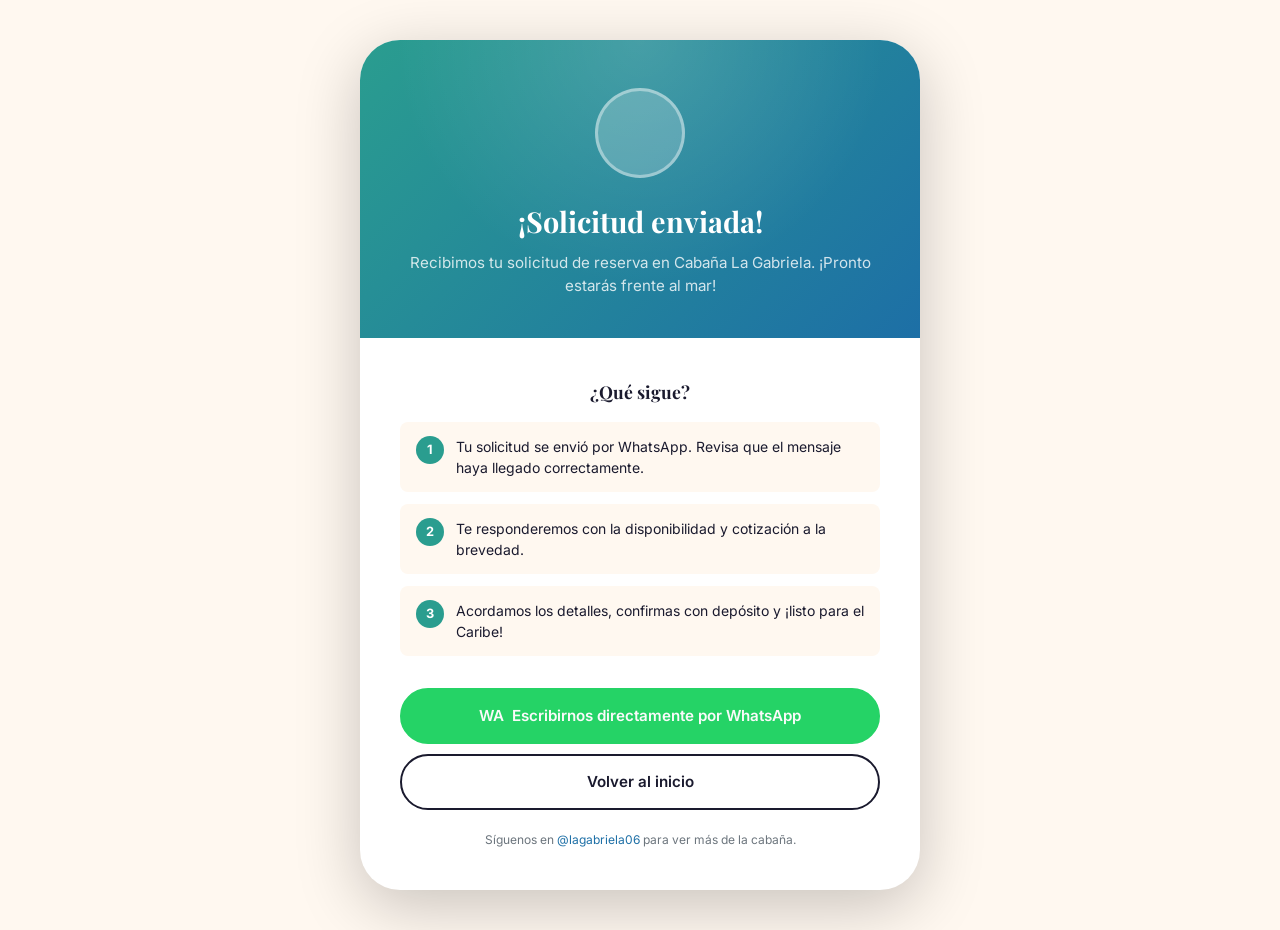
<file: web/reserva-exitosa.html>
<!DOCTYPE html>
<html lang="es">
<head>
  <meta charset="UTF-8">
  <meta name="viewport" content="width=device-width, initial-scale=1.0">
  <title>Solicitud Enviada | Cabaña La Gabriela</title>
  <link rel="stylesheet" href="css/styles.css">
  <style>
    body { background: var(--off-white); }
    .success-page {
      min-height: 100vh;
      display: flex;
      align-items: center;
      justify-content: center;
      padding: 40px 24px;
    }
    .success-card {
      background: white;
      border-radius: var(--radius-xl);
      box-shadow: var(--shadow-xl);
      max-width: 560px;
      width: 100%;
      overflow: hidden;
      text-align: center;
    }
    .success-card__top {
      background: linear-gradient(135deg, var(--accent) 0%, var(--ocean) 100%);
      padding: 48px 40px 40px;
      color: white;
      position: relative;
      overflow: hidden;
    }
    .success-card__top::before {
      content: '';
      position: absolute;
      inset: 0;
      background: radial-gradient(circle at 50% 0%, rgba(255,255,255,0.15) 0%, transparent 60%);
    }
    .success-icon {
      width: 90px; height: 90px;
      background: rgba(255,255,255,0.2);
      border-radius: 50%;
      display: flex;
      align-items: center;
      justify-content: center;
      font-size: 2.5rem;
      margin: 0 auto 20px;
      border: 3px solid rgba(255,255,255,0.4);
      position: relative;
      animation: popIn 0.6s cubic-bezier(0.175, 0.885, 0.32, 1.275) forwards;
    }
    @keyframes popIn {
      0%   { transform: scale(0); opacity: 0; }
      100% { transform: scale(1); opacity: 1; }
    }
    .success-card__top h1 {
      font-family: var(--font-heading);
      font-size: 1.8rem;
      font-weight: 700;
      margin-bottom: 8px;
      position: relative;
    }
    .success-card__top p {
      font-size: 0.95rem;
      color: rgba(255,255,255,0.8);
      line-height: 1.5;
      position: relative;
    }
    .success-card__body { padding: 40px; }
    .next-steps {
      display: flex;
      flex-direction: column;
      gap: 12px;
      margin-bottom: 32px;
      text-align: left;
    }
    .next-step {
      display: flex;
      align-items: flex-start;
      gap: 12px;
      padding: 14px 16px;
      background: var(--off-white);
      border-radius: var(--radius-sm);
    }
    .next-step__num {
      width: 28px; height: 28px;
      background: var(--accent);
      color: white;
      border-radius: 50%;
      display: flex; align-items: center; justify-content: center;
      font-size: 0.8rem;
      font-weight: 700;
      flex-shrink: 0;
    }
    .next-step__text { font-size: 0.875rem; color: var(--dark); line-height: 1.5; }
    .success-actions { display: flex; flex-direction: column; gap: 10px; }
    .confetti-emoji {
      position: absolute;
      font-size: 1.5rem;
      animation: float 3s ease-in-out infinite;
    }
    .confetti-emoji:nth-child(1) { top: 10px; left: 15%; animation-delay: 0s; }
    .confetti-emoji:nth-child(2) { top: 20px; right: 15%; animation-delay: 0.5s; }
    .confetti-emoji:nth-child(3) { top: 60%; left: 8%; animation-delay: 1s; }
    @keyframes float {
      0%,100% { transform: translateY(0) rotate(0deg); }
      50%      { transform: translateY(-10px) rotate(10deg); }
    }
  </style>
</head>
<body>
<div class="success-page">
  <div class="success-card">
    <div class="success-card__top">
      
      
      
      <div class="success-icon"></div>
      <h1 data-es="¡Solicitud enviada!" data-en="Request sent!">¡Solicitud enviada!</h1>
      <p data-es="Recibimos tu solicitud de reserva en Cabaña La Gabriela. ¡Pronto estarás frente al mar!" data-en="We received your booking request at Cabaña La Gabriela. You'll be by the sea soon!">
        Recibimos tu solicitud de reserva en Cabaña La Gabriela. ¡Pronto estarás frente al mar!
      </p>
    </div>
    <div class="success-card__body">
      <h3 style="font-family:var(--font-heading); font-size:1.1rem; font-weight:700; margin-bottom:16px; color:var(--dark);" data-es="¿Qué sigue?" data-en="What's next?">¿Qué sigue?</h3>
      <div class="next-steps">
        <div class="next-step">
          <div class="next-step__num">1</div>
          <div class="next-step__text" data-es="Tu solicitud se envió por WhatsApp. Revisa que el mensaje haya llegado correctamente." data-en="Your request was sent via WhatsApp. Check that the message was sent correctly.">Tu solicitud se envió por WhatsApp. Revisa que el mensaje haya llegado correctamente.</div>
        </div>
        <div class="next-step">
          <div class="next-step__num">2</div>
          <div class="next-step__text" data-es="Te responderemos en la mayor brevedad posible con disponibilidad y cotización." data-en="We'll reply as soon as possible with availability and pricing.">Te responderemos con la disponibilidad y cotización a la brevedad.</div>
        </div>
        <div class="next-step">
          <div class="next-step__num">3</div>
          <div class="next-step__text" data-es="Acordamos los detalles y confirmas con un depósito. ¡Listo para el Caribe!" data-en="We agree on details and you confirm with a deposit. Ready for the Caribbean!">Acordamos los detalles, confirmas con depósito y ¡listo para el Caribe!</div>
        </div>
      </div>
      <div class="success-actions">
        <a href="https://wa.me/573137549732" target="_blank" rel="noopener" class="btn btn-whatsapp btn-full">
          WA <span data-es="Escribirnos directamente por WhatsApp" data-en="Message us directly on WhatsApp">Escribirnos directamente por WhatsApp</span>
        </a>
        <a href="index.html" class="btn btn-outline-dark btn-full" data-es="Volver al inicio" data-en="Back to home">Volver al inicio</a>
      </div>
      <p style="font-size:0.75rem; color:var(--gray); margin-top:20px;" data-es="También puedes seguirnos en Instagram @lagabriela06 y TikTok @la_gabriela06 para ver fotos y videos de la cabaña." data-en="You can also follow us on Instagram @lagabriela06 and TikTok @la_gabriela06 to see photos and videos of the cabin.">
        Síguenos en <a href="https://instagram.com/lagabriela06" style="color:var(--ocean);">@lagabriela06</a> para ver más de la cabaña.
      </p>
    </div>
  </div>
</div>
<script src="js/supabase.js"></script>
<script src="js/main.js"></script>
</body>
</html>
</file>
<file: web/css/styles.css>
/* ================================================================
   CABAÑA LA GABRIELA — Estilos Compartidos
   Estilo: Tropical · Antioqueño · Colorido · Familiar
   ================================================================ */

@import url('https://fonts.googleapis.com/css2?family=Playfair+Display:ital,wght@0,400;0,600;0,700;1,400&family=Inter:wght@300;400;500;600;700&family=Dancing+Script:wght@600;700&display=swap');

/* ======================== VARIABLES ======================== */
:root {
  --primary:        #E63946;
  --primary-dark:   #C1121F;
  --primary-light:  #FF6B6B;
  --secondary:      #F4A261;
  --secondary-dark: #E07B3A;
  --accent:         #2A9D8F;
  --accent-dark:    #1F756A;
  --ocean:          #1D6FA6;
  --ocean-dark:     #155E8E;
  --ocean-light:    #48CAE4;
  --sun:            #FFB703;
  --sun-dark:       #E09900;
  --palm:           #2D6A4F;
  --palm-light:     #40916C;
  --sand:           #F9E4B7;
  --sand-dark:      #F0D090;
  --coral:          #FF6B6B;
  --white:          #FAFAFA;
  --off-white:      #FFF8F0;
  --dark:           #1A1A2E;
  --dark-medium:    #2D2D44;
  --gray:           #6C757D;
  --gray-light:     #F0F0F0;
  --gray-border:    #E0E0E0;

  --shadow-xs:  0 1px 4px rgba(0,0,0,0.08);
  --shadow-sm:  0 2px 10px rgba(0,0,0,0.10);
  --shadow-md:  0 4px 24px rgba(0,0,0,0.14);
  --shadow-lg:  0 8px 48px rgba(0,0,0,0.18);
  --shadow-xl:  0 16px 64px rgba(0,0,0,0.22);

  --radius-sm:  8px;
  --radius:     14px;
  --radius-lg:  24px;
  --radius-xl:  40px;
  --radius-full:999px;

  --font-heading: 'Playfair Display', Georgia, serif;
  --font-body:    'Inter', system-ui, sans-serif;
  --font-script:  'Dancing Script', cursive;

  --transition:       0.3s ease;
  --transition-slow:  0.5s ease;
  --transition-fast:  0.15s ease;

  --container:    1200px;
  --nav-height:   72px;
}

/* ======================== RESET & BASE ======================== */
*, *::before, *::after { box-sizing: border-box; margin: 0; padding: 0; }

html {
  scroll-behavior: smooth;
  font-size: 16px;
}

body {
  font-family: var(--font-body);
  color: var(--dark);
  background: var(--white);
  line-height: 1.6;
  overflow-x: hidden;
}

img { max-width: 100%; height: auto; display: block; }
a { color: inherit; text-decoration: none; }
ul { list-style: none; }
button { cursor: pointer; border: none; background: none; font-family: inherit; }
input, textarea, select { font-family: inherit; }

/* ======================== TYPOGRAPHY ======================== */
.heading-xl {
  font-family: var(--font-heading);
  font-size: clamp(2.5rem, 6vw, 4.5rem);
  font-weight: 700;
  line-height: 1.1;
}
.heading-lg {
  font-family: var(--font-heading);
  font-size: clamp(2rem, 4vw, 3rem);
  font-weight: 700;
  line-height: 1.2;
}
.heading-md {
  font-family: var(--font-heading);
  font-size: clamp(1.5rem, 3vw, 2rem);
  font-weight: 600;
  line-height: 1.3;
}
.heading-sm {
  font-family: var(--font-heading);
  font-size: clamp(1.1rem, 2vw, 1.4rem);
  font-weight: 600;
}
.script-text {
  font-family: var(--font-script);
  font-size: clamp(1.2rem, 3vw, 2rem);
}
.text-lg  { font-size: 1.125rem; }
.text-md  { font-size: 1rem; }
.text-sm  { font-size: 0.875rem; }
.text-xs  { font-size: 0.75rem; }

.text-primary   { color: var(--primary); }
.text-secondary { color: var(--secondary-dark); }
.text-accent    { color: var(--accent); }
.text-ocean     { color: var(--ocean); }
.text-white     { color: var(--white); }
.text-gray      { color: var(--gray); }
.text-center    { text-align: center; }
.font-bold      { font-weight: 700; }
.font-medium    { font-weight: 500; }

/* ======================== LAYOUT ======================== */
.container {
  max-width: var(--container);
  margin: 0 auto;
  padding: 0 24px;
}
.container-narrow {
  max-width: 800px;
  margin: 0 auto;
  padding: 0 24px;
}
.section {
  padding: 80px 0;
}
.section-sm {
  padding: 48px 0;
}
.section-lg {
  padding: 120px 0;
}
.grid-2 { display: grid; grid-template-columns: repeat(2, 1fr); gap: 24px; }
.grid-3 { display: grid; grid-template-columns: repeat(3, 1fr); gap: 24px; }
.grid-4 { display: grid; grid-template-columns: repeat(4, 1fr); gap: 24px; }
.flex   { display: flex; }
.flex-center { display: flex; align-items: center; justify-content: center; }
.flex-between { display: flex; align-items: center; justify-content: space-between; }
.flex-col { display: flex; flex-direction: column; }
.gap-8  { gap: 8px; }
.gap-16 { gap: 16px; }
.gap-24 { gap: 24px; }
.gap-32 { gap: 32px; }
.mt-8   { margin-top: 8px; }
.mt-16  { margin-top: 16px; }
.mt-24  { margin-top: 24px; }
.mt-32  { margin-top: 32px; }
.mt-48  { margin-top: 48px; }
.mb-8   { margin-bottom: 8px; }
.mb-16  { margin-bottom: 16px; }
.mb-24  { margin-bottom: 24px; }
.mb-32  { margin-bottom: 32px; }

/* ======================== NAVBAR ======================== */
.navbar {
  position: fixed;
  top: 0;
  left: 0;
  right: 0;
  height: var(--nav-height);
  z-index: 1000;
  transition: background var(--transition), box-shadow var(--transition);
}
.navbar.transparent {
  background: transparent;
}
.navbar.scrolled {
  background: rgba(26, 26, 46, 0.97);
  backdrop-filter: blur(20px);
  box-shadow: var(--shadow-md);
}
.navbar.solid {
  background: var(--dark);
  box-shadow: var(--shadow-sm);
}

.navbar__inner {
  height: 100%;
  display: flex;
  align-items: center;
  justify-content: space-between;
  padding: 0 24px;
  max-width: var(--container);
  margin: 0 auto;
}

.navbar__logo {
  display: flex;
  align-items: center;
  gap: 10px;
  text-decoration: none;
}
.navbar__logo-icon {
  font-size: 1.8rem;
  line-height: 1;
}
.navbar__logo-text {
  font-family: var(--font-script);
  font-size: 1.5rem;
  color: var(--white);
  letter-spacing: 0.02em;
}
.navbar__logo-sub {
  font-family: var(--font-body);
  font-size: 0.65rem;
  font-weight: 500;
  letter-spacing: 0.12em;
  text-transform: uppercase;
  color: var(--sand);
  display: block;
  margin-top: -2px;
}

.navbar__links {
  display: flex;
  align-items: center;
  gap: 4px;
}
.navbar__link {
  padding: 8px 14px;
  border-radius: var(--radius-full);
  font-size: 0.875rem;
  font-weight: 500;
  color: rgba(255,255,255,0.85);
  transition: color var(--transition), background var(--transition);
}
.navbar__link:hover,
.navbar__link.active {
  color: var(--white);
  background: rgba(255,255,255,0.12);
}

.navbar__actions {
  display: flex;
  align-items: center;
  gap: 12px;
}

.lang-toggle {
  display: flex;
  background: rgba(255,255,255,0.15);
  border-radius: var(--radius-full);
  padding: 3px;
  gap: 2px;
}
.lang-btn {
  padding: 4px 10px;
  border-radius: var(--radius-full);
  font-size: 0.75rem;
  font-weight: 600;
  color: rgba(255,255,255,0.7);
  transition: all var(--transition-fast);
  letter-spacing: 0.04em;
}
.lang-btn.active {
  background: var(--white);
  color: var(--dark);
}

.navbar__cta {
  padding: 10px 20px;
  background: var(--primary);
  color: var(--white);
  border-radius: var(--radius-full);
  font-size: 0.875rem;
  font-weight: 600;
  transition: background var(--transition), transform var(--transition-fast);
}
.navbar__cta:hover {
  background: var(--primary-dark);
  transform: translateY(-1px);
}

.navbar__hamburger {
  display: none;
  flex-direction: column;
  gap: 5px;
  padding: 6px;
}
.navbar__hamburger span {
  display: block;
  width: 24px;
  height: 2px;
  background: var(--white);
  border-radius: 2px;
  transition: all var(--transition);
}

/* Mobile nav drawer */
.navbar__mobile {
  display: none;
  position: fixed;
  top: var(--nav-height);
  left: 0;
  right: 0;
  background: var(--dark);
  padding: 20px 24px 32px;
  flex-direction: column;
  gap: 4px;
  z-index: 999;
  box-shadow: var(--shadow-lg);
}
.navbar__mobile.open { display: flex; }
.navbar__mobile .navbar__link {
  padding: 12px 16px;
  font-size: 1rem;
  border-radius: var(--radius-sm);
  width: 100%;
}
.navbar__mobile .navbar__cta {
  margin-top: 8px;
  text-align: center;
  padding: 14px 20px;
  border-radius: var(--radius-sm);
}

/* ======================== BUTTONS ======================== */
.btn {
  display: inline-flex;
  align-items: center;
  justify-content: center;
  gap: 8px;
  padding: 14px 28px;
  border-radius: var(--radius-full);
  font-size: 0.95rem;
  font-weight: 600;
  transition: all var(--transition);
  border: 2px solid transparent;
  text-decoration: none;
  cursor: pointer;
  font-family: var(--font-body);
}
.btn:hover { transform: translateY(-2px); }
.btn:active { transform: translateY(0); }

.btn-primary {
  background: var(--primary);
  color: var(--white);
  border-color: var(--primary);
}
.btn-primary:hover { background: var(--primary-dark); border-color: var(--primary-dark); box-shadow: 0 6px 24px rgba(230, 57, 70, 0.4); }

.btn-secondary {
  background: var(--secondary);
  color: var(--dark);
  border-color: var(--secondary);
}
.btn-secondary:hover { background: var(--secondary-dark); border-color: var(--secondary-dark); }

.btn-accent {
  background: var(--accent);
  color: var(--white);
  border-color: var(--accent);
}
.btn-accent:hover { background: var(--accent-dark); border-color: var(--accent-dark); box-shadow: 0 6px 24px rgba(42, 157, 143, 0.4); }

.btn-ocean {
  background: var(--ocean);
  color: var(--white);
  border-color: var(--ocean);
}
.btn-ocean:hover { background: var(--ocean-dark); box-shadow: 0 6px 24px rgba(29, 111, 166, 0.4); }

.btn-whatsapp {
  background: #25D366;
  color: var(--white);
  border-color: #25D366;
}
.btn-whatsapp:hover { background: #1dab55; box-shadow: 0 6px 24px rgba(37,211,102,0.4); }

.btn-outline {
  background: transparent;
  color: var(--white);
  border-color: rgba(255,255,255,0.6);
}
.btn-outline:hover { background: rgba(255,255,255,0.15); border-color: var(--white); }

.btn-outline-dark {
  background: transparent;
  color: var(--dark);
  border-color: var(--dark);
}
.btn-outline-dark:hover { background: var(--dark); color: var(--white); }

.btn-sm { padding: 10px 20px; font-size: 0.85rem; }
.btn-lg { padding: 18px 40px; font-size: 1.05rem; }
.btn-xl { padding: 20px 48px; font-size: 1.1rem; }
.btn-full { width: 100%; }

.btn-icon {
  width: 48px; height: 48px; padding: 0;
  border-radius: var(--radius-full);
}

/* ======================== CARDS ======================== */
.card {
  background: var(--white);
  border-radius: var(--radius-lg);
  overflow: hidden;
  box-shadow: var(--shadow-sm);
  transition: transform var(--transition), box-shadow var(--transition);
}
.card:hover {
  transform: translateY(-6px);
  box-shadow: var(--shadow-lg);
}
.card__image {
  position: relative;
  overflow: hidden;
}
.card__image img {
  width: 100%;
  height: 100%;
  object-fit: cover;
  transition: transform var(--transition-slow);
}
.card:hover .card__image img { transform: scale(1.05); }
.card__badge {
  position: absolute;
  top: 12px;
  left: 12px;
  background: var(--primary);
  color: var(--white);
  padding: 4px 12px;
  border-radius: var(--radius-full);
  font-size: 0.75rem;
  font-weight: 700;
  letter-spacing: 0.04em;
}
.card__content { padding: 24px; }
.card__title {
  font-family: var(--font-heading);
  font-size: 1.25rem;
  font-weight: 600;
  margin-bottom: 8px;
}
.card__subtitle { color: var(--gray); font-size: 0.9rem; margin-bottom: 12px; }
.card__footer {
  display: flex;
  align-items: center;
  justify-content: space-between;
  padding: 16px 24px;
  border-top: 1px solid var(--gray-border);
  background: var(--gray-light);
}

/* ======================== SECTION HEADER ======================== */
.section-header {
  text-align: center;
  margin-bottom: 56px;
}
.section-header .eyebrow {
  display: inline-block;
  font-family: var(--font-script);
  font-size: 1.3rem;
  color: var(--secondary-dark);
  margin-bottom: 8px;
}
.section-header h2 {
  font-family: var(--font-heading);
  font-size: clamp(1.8rem, 3.5vw, 2.6rem);
  font-weight: 700;
  color: var(--dark);
  margin-bottom: 16px;
  line-height: 1.2;
}
.section-header p {
  font-size: 1.05rem;
  color: var(--gray);
  max-width: 600px;
  margin: 0 auto;
  line-height: 1.7;
}
.section-divider {
  width: 60px;
  height: 4px;
  border-radius: 2px;
  margin: 16px auto 0;
  background: linear-gradient(90deg, var(--primary), var(--secondary));
}

/* ======================== BADGES & TAGS ======================== */
.badge {
  display: inline-flex;
  align-items: center;
  gap: 4px;
  padding: 4px 12px;
  border-radius: var(--radius-full);
  font-size: 0.8rem;
  font-weight: 600;
  letter-spacing: 0.04em;
}
.badge-primary   { background: rgba(230,57,70,0.12);  color: var(--primary-dark); }
.badge-secondary { background: rgba(244,162,97,0.2);  color: var(--secondary-dark); }
.badge-accent    { background: rgba(42,157,143,0.12); color: var(--accent-dark); }
.badge-ocean     { background: rgba(29,111,166,0.12); color: var(--ocean-dark); }
.badge-sun       { background: rgba(255,183,3,0.2);   color: var(--sun-dark); }
.badge-palm      { background: rgba(45,106,79,0.12);  color: var(--palm); }

/* ======================== AMENITIES ICON LIST ======================== */
.amenity-list {
  display: flex;
  flex-wrap: wrap;
  gap: 12px;
}
.amenity-item {
  display: flex;
  align-items: center;
  gap: 8px;
  padding: 8px 16px;
  background: var(--off-white);
  border-radius: var(--radius-full);
  font-size: 0.875rem;
  font-weight: 500;
  border: 1px solid var(--sand-dark);
  transition: background var(--transition-fast);
}
.amenity-item:hover { background: var(--sand); }
.amenity-item span:first-child { font-size: 1.1rem; }

/* ======================== FLOATING WHATSAPP ======================== */
.whatsapp-float {
  position: fixed;
  bottom: 28px;
  right: 28px;
  z-index: 999;
  display: flex;
  align-items: center;
  gap: 12px;
}
.whatsapp-float__bubble {
  background: var(--white);
  color: var(--dark);
  padding: 10px 16px;
  border-radius: var(--radius-lg);
  font-size: 0.85rem;
  font-weight: 500;
  box-shadow: var(--shadow-md);
  white-space: nowrap;
  opacity: 0;
  transform: translateX(10px);
  transition: all var(--transition);
  pointer-events: none;
}
.whatsapp-float:hover .whatsapp-float__bubble {
  opacity: 1;
  transform: translateX(0);
}
.whatsapp-float__btn {
  width: 60px;
  height: 60px;
  background: #25D366;
  border-radius: var(--radius-full);
  display: flex;
  align-items: center;
  justify-content: center;
  box-shadow: 0 6px 24px rgba(37,211,102,0.5);
  transition: transform var(--transition), box-shadow var(--transition);
  animation: pulse-whatsapp 2.5s infinite;
}
.whatsapp-float__btn:hover {
  transform: scale(1.1);
  box-shadow: 0 8px 32px rgba(37,211,102,0.6);
}
.whatsapp-float__btn svg {
  width: 32px; height: 32px; fill: white;
}

@keyframes pulse-whatsapp {
  0%   { box-shadow: 0 0 0 0 rgba(37,211,102,0.5); }
  70%  { box-shadow: 0 0 0 14px rgba(37,211,102,0); }
  100% { box-shadow: 0 0 0 0 rgba(37,211,102,0); }
}

/* ======================== FOOTER ======================== */
.footer {
  background: var(--dark);
  color: rgba(255,255,255,0.8);
  padding: 64px 0 0;
}
.footer__grid {
  display: grid;
  grid-template-columns: 1.5fr 1fr 1fr 1fr;
  gap: 48px;
  padding-bottom: 48px;
  border-bottom: 1px solid rgba(255,255,255,0.1);
}
.footer__brand .logo-text {
  font-family: var(--font-script);
  font-size: 2rem;
  color: var(--white);
  display: block;
  margin-bottom: 12px;
}
.footer__brand p {
  font-size: 0.9rem;
  line-height: 1.7;
  color: rgba(255,255,255,0.6);
  margin-bottom: 20px;
}
.footer__socials {
  display: flex;
  gap: 10px;
  flex-wrap: wrap;
}
.footer__social-link {
  display: inline-flex;
  align-items: center;
  gap: 7px;
  padding: 8px 14px 8px 10px;
  border-radius: var(--radius-full);
  background: rgba(255,255,255,0.1);
  color: var(--white);
  font-size: 0.8rem;
  font-weight: 600;
  font-family: var(--font-body);
  text-decoration: none;
  transition: all 0.25s;
  border: 1.5px solid rgba(255,255,255,0.12);
}
.footer__social-link svg { width: 16px; height: 16px; flex-shrink: 0; fill: currentColor; }
.footer__social-link:hover { transform: translateY(-3px); box-shadow: 0 6px 20px rgba(0,0,0,0.3); border-color: transparent; }
.footer__social-link.sl-whatsapp { background: #25D366; border-color: #25D366; }
.footer__social-link.sl-whatsapp:hover { background: #1dab55; }
.footer__social-link.sl-instagram { background: linear-gradient(135deg,#833AB4,#C13584,#E1306C,#FD1D1D,#F56040); border-color: transparent; }
.footer__social-link.sl-instagram:hover { filter: brightness(1.15); }
.footer__social-link.sl-tiktok { background: #010101; border-color: #EE1D52; }
.footer__social-link.sl-tiktok:hover { background: #EE1D52; border-color: #EE1D52; }
.footer__social-link.sl-facebook { background: #1877F2; border-color: #1877F2; }
.footer__social-link.sl-facebook:hover { background: #0d6efd; }
.footer__col h4 {
  font-size: 0.8rem;
  font-weight: 700;
  letter-spacing: 0.12em;
  text-transform: uppercase;
  color: var(--sand);
  margin-bottom: 20px;
}
.footer__col ul li {
  margin-bottom: 10px;
}
.footer__col ul li a {
  font-size: 0.9rem;
  color: rgba(255,255,255,0.6);
  transition: color var(--transition-fast);
}
.footer__col ul li a:hover { color: var(--white); }
.footer__contact-item {
  display: flex;
  align-items: flex-start;
  gap: 10px;
  margin-bottom: 12px;
  font-size: 0.9rem;
  color: rgba(255,255,255,0.6);
}
.footer__contact-item span:first-child { font-size: 1rem; margin-top: 1px; flex-shrink: 0; }
.footer__bottom {
  padding: 24px 0;
  display: flex;
  align-items: center;
  justify-content: space-between;
}
.footer__bottom p {
  font-size: 0.82rem;
  color: rgba(255,255,255,0.4);
}
.footer__bottom a { color: rgba(255,255,255,0.6); }
.footer__bottom a:hover { color: var(--white); }

/* ======================== PAGE HERO (inner pages) ======================== */
.page-hero {
  padding-top: calc(var(--nav-height) + 60px);
  padding-bottom: 60px;
  background:
    linear-gradient(135deg, rgba(26,26,46,0.82) 0%, rgba(21,88,160,0.78) 100%),
    url('../img/DJI_0621.jpg')
    center center / cover no-repeat;
  position: relative;
  overflow: hidden;
}
.page-hero::before {
  content: '';
  position: absolute;
  inset: 0;
  background: url('../img/pattern-tropical.svg') repeat;
  opacity: 0.03;
}
.page-hero__content {
  position: relative;
  z-index: 1;
  text-align: center;
  color: var(--white);
}
.page-hero__eyebrow {
  display: inline-block;
  background: rgba(255,255,255,0.15);
  color: var(--sand);
  padding: 6px 18px;
  border-radius: var(--radius-full);
  font-size: 0.82rem;
  font-weight: 600;
  letter-spacing: 0.1em;
  text-transform: uppercase;
  margin-bottom: 16px;
}
.page-hero h1 {
  font-family: var(--font-heading);
  font-size: clamp(2rem, 5vw, 3.5rem);
  font-weight: 700;
  margin-bottom: 16px;
  line-height: 1.15;
}
.page-hero p {
  font-size: 1.05rem;
  color: rgba(255,255,255,0.75);
  max-width: 560px;
  margin: 0 auto;
}

/* Breadcrumb */
.breadcrumb {
  display: flex;
  align-items: center;
  gap: 8px;
  font-size: 0.82rem;
  color: rgba(255,255,255,0.5);
  margin-top: 24px;
  justify-content: center;
}
.breadcrumb a { color: rgba(255,255,255,0.6); }
.breadcrumb a:hover { color: var(--white); }
.breadcrumb span { color: rgba(255,255,255,0.3); }

/* ======================== FORMS ======================== */
.form-group {
  margin-bottom: 20px;
}
.form-label {
  display: block;
  font-size: 0.875rem;
  font-weight: 600;
  color: var(--dark);
  margin-bottom: 8px;
}
.form-label .required { color: var(--primary); margin-left: 2px; }
.form-control {
  width: 100%;
  padding: 13px 16px;
  border: 2px solid var(--gray-border);
  border-radius: var(--radius-sm);
  font-size: 0.95rem;
  color: var(--dark);
  background: var(--white);
  transition: border-color var(--transition-fast), box-shadow var(--transition-fast);
  outline: none;
}
.form-control:focus {
  border-color: var(--ocean);
  box-shadow: 0 0 0 4px rgba(29,111,166,0.1);
}
.form-control::placeholder { color: #aaa; }
select.form-control { appearance: none; background-image: url("data:image/svg+xml,%3Csvg xmlns='http://www.w3.org/2000/svg' width='12' height='8'%3E%3Cpath d='M1 1l5 5 5-5' stroke='%23888' fill='none' stroke-width='2'%3E%3C/path%3E%3C/svg%3E"); background-repeat: no-repeat; background-position: right 14px center; padding-right: 40px; }
textarea.form-control { resize: vertical; min-height: 120px; }
.form-hint { font-size: 0.8rem; color: var(--gray); margin-top: 4px; }
.form-error { font-size: 0.8rem; color: var(--primary); margin-top: 4px; display: none; }
.form-control.error { border-color: var(--primary); }
.form-control.error + .form-error { display: block; }

/* ======================== ALERTS & NOTICES ======================== */
.alert {
  padding: 16px 20px;
  border-radius: var(--radius-sm);
  font-size: 0.9rem;
  display: flex;
  align-items: flex-start;
  gap: 12px;
  margin-bottom: 20px;
}
.alert-info    { background: rgba(29,111,166,0.1);  border-left: 4px solid var(--ocean); color: var(--ocean-dark); }
.alert-success { background: rgba(42,157,143,0.1);  border-left: 4px solid var(--accent); color: var(--accent-dark); }
.alert-warning { background: rgba(255,183,3,0.15);  border-left: 4px solid var(--sun); color: #7a5800; }
.alert-danger  { background: rgba(230,57,70,0.1);   border-left: 4px solid var(--primary); color: var(--primary-dark); }

/* ======================== DECORATIVE ======================== */
.color-strip {
  height: 6px;
  background: linear-gradient(90deg,
    var(--primary) 0%,
    var(--secondary) 20%,
    var(--sun) 40%,
    var(--accent) 60%,
    var(--ocean) 80%,
    var(--primary) 100%
  );
}
.wavy-divider {
  width: 100%;
  overflow: hidden;
  line-height: 0;
}
.wavy-divider svg { display: block; width: 100%; }

.tropical-pattern {
  background-image:
    radial-gradient(circle at 20% 80%, rgba(230,57,70,0.08) 0%, transparent 50%),
    radial-gradient(circle at 80% 20%, rgba(42,157,143,0.08) 0%, transparent 50%),
    radial-gradient(circle at 50% 50%, rgba(255,183,3,0.05) 0%, transparent 60%);
}

/* ======================== LOADING / SKELETON ======================== */
.skeleton {
  background: linear-gradient(90deg, #f0f0f0 25%, #e0e0e0 50%, #f0f0f0 75%);
  background-size: 200% 100%;
  animation: shimmer 1.5s infinite;
  border-radius: var(--radius-sm);
}
@keyframes shimmer {
  0%   { background-position: -200% 0; }
  100% { background-position: 200% 0; }
}

/* ======================== ANIMATIONS ======================== */
.fade-in {
  opacity: 0;
  transform: translateY(24px);
  transition: opacity 0.6s ease, transform 0.6s ease;
}
.fade-in.visible {
  opacity: 1;
  transform: translateY(0);
}
.fade-in-left {
  opacity: 0;
  transform: translateX(-32px);
  transition: opacity 0.6s ease, transform 0.6s ease;
}
.fade-in-left.visible {
  opacity: 1;
  transform: translateX(0);
}
.fade-in-right {
  opacity: 0;
  transform: translateX(32px);
  transition: opacity 0.6s ease, transform 0.6s ease;
}
.fade-in-right.visible {
  opacity: 1;
  transform: translateX(0);
}
.stagger > * { transition-delay: calc(var(--i, 0) * 0.1s); }

/* ======================== GALLERY ======================== */
.gallery-masonry {
  columns: 3;
  column-gap: 16px;
}
.gallery-masonry img {
  width: 100%;
  margin-bottom: 16px;
  border-radius: var(--radius-sm);
  cursor: pointer;
  transition: transform var(--transition), box-shadow var(--transition);
  break-inside: avoid;
}
.gallery-masonry img:hover {
  transform: scale(1.02);
  box-shadow: var(--shadow-md);
}

/* Lightbox */
.lightbox {
  position: fixed;
  inset: 0;
  background: rgba(0,0,0,0.9);
  display: flex;
  align-items: center;
  justify-content: center;
  z-index: 9999;
  opacity: 0;
  pointer-events: none;
  transition: opacity var(--transition);
}
.lightbox.open { opacity: 1; pointer-events: all; }
.lightbox img {
  max-width: 90vw;
  max-height: 90vh;
  border-radius: var(--radius-sm);
  box-shadow: var(--shadow-xl);
}
.lightbox__close {
  position: absolute;
  top: 20px;
  right: 20px;
  color: white;
  font-size: 2rem;
  background: rgba(255,255,255,0.15);
  width: 48px; height: 48px;
  border-radius: var(--radius-full);
  display: flex; align-items: center; justify-content: center;
  cursor: pointer;
  transition: background var(--transition-fast);
}
.lightbox__close:hover { background: var(--primary); }
.lightbox__prev,
.lightbox__next {
  position: absolute;
  top: 50%; transform: translateY(-50%);
  color: white;
  font-size: 1.5rem;
  background: rgba(255,255,255,0.15);
  width: 52px; height: 52px;
  border-radius: var(--radius-full);
  display: flex; align-items: center; justify-content: center;
  cursor: pointer;
  transition: background var(--transition-fast);
}
.lightbox__prev { left: 20px; }
.lightbox__next { right: 20px; }
.lightbox__prev:hover, .lightbox__next:hover { background: var(--primary); }

/* ======================== TABLES (admin) ======================== */
.table-wrapper {
  overflow-x: auto;
  border-radius: var(--radius);
  box-shadow: var(--shadow-sm);
}
table { width: 100%; border-collapse: collapse; }
thead { background: var(--dark); color: var(--white); }
thead th {
  padding: 14px 16px;
  text-align: left;
  font-size: 0.8rem;
  font-weight: 600;
  letter-spacing: 0.06em;
  text-transform: uppercase;
  white-space: nowrap;
}
tbody tr {
  border-bottom: 1px solid var(--gray-border);
  transition: background var(--transition-fast);
}
tbody tr:hover { background: var(--off-white); }
tbody tr:last-child { border-bottom: none; }
tbody td {
  padding: 14px 16px;
  font-size: 0.875rem;
  vertical-align: middle;
}
.status-badge {
  padding: 4px 12px;
  border-radius: var(--radius-full);
  font-size: 0.75rem;
  font-weight: 700;
  letter-spacing: 0.04em;
  text-transform: uppercase;
}
.status-pendiente  { background: rgba(255,183,3,0.2);   color: #7a5800; }
.status-confirmada { background: rgba(42,157,143,0.15); color: var(--accent-dark); }
.status-cancelada  { background: rgba(230,57,70,0.12);  color: var(--primary-dark); }

/* ======================== PLAN SELECTOR (Reservas) ======================== */
.plan-options {
  display: grid;
  grid-template-columns: repeat(3, 1fr);
  gap: 12px;
  margin-bottom: 0;
}
.plan-option { position: relative; }
.plan-option input[type="radio"] { position: absolute; opacity: 0; width: 0; height: 0; }
.plan-card {
  display: flex;
  flex-direction: column;
  align-items: center;
  text-align: center;
  padding: 20px 14px 16px;
  border: 2.5px solid var(--gray-border);
  border-radius: var(--radius-lg);
  cursor: pointer;
  transition: all 0.22s;
  background: white;
  gap: 6px;
}
.plan-card:hover { border-color: var(--ocean); background: rgba(29,111,166,0.04); }
.plan-option input:checked + .plan-card {
  border-color: var(--ocean);
  background: rgba(29,111,166,0.07);
  box-shadow: 0 0 0 3px rgba(29,111,166,0.15);
}
.plan-card__icon { font-size: 2rem; margin-bottom: 4px; }
.plan-card__name {
  font-family: var(--font-heading);
  font-size: 0.95rem;
  font-weight: 700;
  color: var(--dark);
  line-height: 1.2;
}
.plan-card__desc {
  font-size: 0.72rem;
  color: var(--gray);
  line-height: 1.4;
}
.plan-card__price {
  font-size: 0.85rem;
  font-weight: 700;
  color: var(--ocean);
  margin-top: 4px;
  background: rgba(29,111,166,0.1);
  padding: 3px 10px;
  border-radius: var(--radius-full);
}
@media (max-width: 600px) {
  .plan-options { grid-template-columns: 1fr; }
}

/* ======================== PRICE CALCULATOR ======================== */
.price-calculator {
  background: linear-gradient(135deg, var(--dark) 0%, var(--ocean-dark) 100%);
  border-radius: var(--radius-lg);
  padding: 20px 24px;
  color: white;
  margin-top: 16px;
  display: none;
}
.price-calculator.visible { display: block; }
.price-calc__row {
  display: flex;
  justify-content: space-between;
  align-items: center;
  font-size: 0.875rem;
  padding: 6px 0;
  border-bottom: 1px solid rgba(255,255,255,0.1);
}
.price-calc__row:last-child { border-bottom: none; }
.price-calc__label { color: rgba(255,255,255,0.7); }
.price-calc__value { font-weight: 600; color: white; }
.price-calc__total {
  display: flex;
  justify-content: space-between;
  align-items: center;
  padding-top: 12px;
  margin-top: 4px;
  border-top: 2px solid rgba(255,255,255,0.2);
}
.price-calc__total-label { font-size: 0.875rem; color: rgba(255,255,255,0.8); font-weight: 600; }
.price-calc__total-value {
  font-family: var(--font-heading);
  font-size: 1.5rem;
  font-weight: 700;
  color: var(--sun);
}

/* ======================== BOOKING SUCCESS MESSAGE ======================== */
.booking-success {
  display: none;
  background: white;
  border-radius: var(--radius-xl);
  box-shadow: var(--shadow-lg);
  overflow: hidden;
  margin-top: 24px;
}
.booking-success.visible { display: block; }
.booking-success__header {
  background: linear-gradient(135deg, var(--accent) 0%, var(--palm) 100%);
  padding: 40px 36px 32px;
  text-align: center;
  color: white;
}
.booking-success__check {
  width: 72px; height: 72px;
  background: rgba(255,255,255,0.2);
  border-radius: 50%;
  display: flex; align-items: center; justify-content: center;
  font-size: 2rem;
  margin: 0 auto 16px;
  animation: successPop 0.5s ease;
}
@keyframes successPop {
  0% { transform: scale(0); opacity: 0; }
  70% { transform: scale(1.15); }
  100% { transform: scale(1); opacity: 1; }
}
.booking-success__title {
  font-family: var(--font-heading);
  font-size: 1.5rem;
  font-weight: 700;
  margin-bottom: 8px;
}
.booking-success__sub { font-size: 0.95rem; color: rgba(255,255,255,0.8); }
.booking-success__body { padding: 28px 36px 32px; }
.booking-success__summary {
  background: var(--off-white);
  border-radius: var(--radius);
  padding: 16px 20px;
  margin-bottom: 20px;
}
.booking-success__row {
  display: flex;
  justify-content: space-between;
  padding: 5px 0;
  font-size: 0.875rem;
  border-bottom: 1px solid var(--gray-border);
}
.booking-success__row:last-child { border-bottom: none; }
.booking-success__row-label { color: var(--gray); }
.booking-success__row-value { font-weight: 600; color: var(--dark); text-align: right; }
.booking-success__channels {
  display: flex;
  gap: 12px;
  flex-wrap: wrap;
}
.booking-success__channel {
  flex: 1;
  min-width: 160px;
  display: flex;
  align-items: center;
  gap: 10px;
  padding: 14px 16px;
  border-radius: var(--radius);
  font-size: 0.875rem;
  font-weight: 600;
  text-decoration: none;
  border: 2px solid var(--gray-border);
  color: var(--dark);
  transition: all 0.2s;
}
.booking-success__channel svg { width: 20px; height: 20px; flex-shrink: 0; fill: currentColor; }
.booking-success__channel.ch-whatsapp { background: #25D366; border-color: #25D366; color: white; cursor: default; }
.booking-success__channel.ch-email { background: white; color: var(--dark); cursor: default; }

/* ======================== UTILITIES ======================== */
.hidden { display: none !important; }
.sr-only { position: absolute; width: 1px; height: 1px; overflow: hidden; clip: rect(0,0,0,0); }
.no-scroll { overflow: hidden; }
.relative { position: relative; }
.overflow-hidden { overflow: hidden; }
.w-full { width: 100%; }
.h-full { height: 100%; }

/* Scroll to top */
.scroll-top {
  position: fixed;
  bottom: 100px;
  right: 28px;
  width: 44px; height: 44px;
  background: var(--dark);
  color: var(--white);
  border-radius: var(--radius-full);
  display: flex; align-items: center; justify-content: center;
  font-size: 1.1rem;
  box-shadow: var(--shadow-md);
  opacity: 0;
  transform: translateY(10px);
  pointer-events: none;
  transition: all var(--transition);
  z-index: 990;
}
.scroll-top.visible {
  opacity: 1;
  transform: translateY(0);
  pointer-events: all;
}
.scroll-top:hover { background: var(--primary); }

/* ======================== RESPONSIVE ======================== */
@media (max-width: 1024px) {
  .footer__grid { grid-template-columns: 1fr 1fr; gap: 32px; }
  .grid-4 { grid-template-columns: repeat(2, 1fr); }
}
@media (max-width: 768px) {
  :root { --nav-height: 64px; }
  .navbar__links, .navbar__actions .lang-toggle, .navbar__cta { display: none; }
  .navbar__hamburger { display: flex; }
  .section { padding: 60px 0; }
  .section-lg { padding: 80px 0; }
  .section-header { margin-bottom: 40px; }
  .footer__grid { grid-template-columns: 1fr; gap: 32px; }
  .footer__bottom { flex-direction: column; gap: 8px; text-align: center; }
  .grid-3, .grid-2 { grid-template-columns: 1fr; }
  .gallery-masonry { columns: 2; }
}
@media (max-width: 480px) {
  .container { padding: 0 16px; }
  .gallery-masonry { columns: 1; }
  .whatsapp-float { bottom: 20px; right: 20px; }
  .whatsapp-float__btn { width: 52px; height: 52px; }
  .scroll-top { display: none; }
}

/* ================================================================
   PREMIUM ANIMATIONS — React Bits inspired
   ================================================================ */

/* ----- Feature icon ----- */
.fi {
  display: inline-flex;
  align-items: center;
  justify-content: center;
  width: 18px;
  height: 18px;
  background: var(--accent);
  color: white;
  border-radius: 50%;
  font-size: 0.6rem;
  font-weight: 700;
  flex-shrink: 0;
}

/* ----- Shimmer card effect (hover) ----- */
.shimmer {
  position: relative;
  overflow: hidden;
}
.shimmer::after {
  content: '';
  position: absolute;
  top: -100%;
  left: -100%;
  width: 60%;
  height: 300%;
  background: linear-gradient(
    105deg,
    transparent 40%,
    rgba(255,255,255,0.18) 50%,
    transparent 60%
  );
  transform: rotate(15deg);
  transition: none;
  pointer-events: none;
}
.shimmer:hover::after {
  animation: shimmerSlide 0.65s ease forwards;
}
@keyframes shimmerSlide {
  from { left: -100%; }
  to   { left: 200%; }
}

/* ----- Glowing border on hover ----- */
.glow-hover {
  transition: box-shadow 0.3s ease, transform 0.3s ease;
}
.glow-hover:hover {
  box-shadow: 0 0 0 2px rgba(42,157,143,0.4), 0 12px 40px rgba(42,157,143,0.2);
  transform: translateY(-4px);
}

/* ----- Animated gradient text (heading accent) ----- */
.gradient-text {
  background: linear-gradient(90deg, var(--primary), var(--secondary), var(--accent), var(--ocean));
  background-size: 300% 100%;
  -webkit-background-clip: text;
  -webkit-text-fill-color: transparent;
  background-clip: text;
  animation: gradientShift 5s ease infinite;
}
@keyframes gradientShift {
  0%   { background-position: 0% 50%; }
  50%  { background-position: 100% 50%; }
  100% { background-position: 0% 50%; }
}

/* ----- Aurora glow background (sections) ----- */
.aurora-bg {
  position: relative;
  overflow: hidden;
}
.aurora-bg::before {
  content: '';
  position: absolute;
  width: 60vw;
  height: 60vw;
  border-radius: 50%;
  background: radial-gradient(circle, rgba(42,157,143,0.12) 0%, transparent 70%);
  top: -20%;
  right: -10%;
  animation: auroraFloat 8s ease-in-out infinite alternate;
  pointer-events: none;
  z-index: 0;
}
.aurora-bg::after {
  content: '';
  position: absolute;
  width: 50vw;
  height: 50vw;
  border-radius: 50%;
  background: radial-gradient(circle, rgba(29,111,166,0.1) 0%, transparent 70%);
  bottom: -10%;
  left: -5%;
  animation: auroraFloat 10s ease-in-out infinite alternate-reverse;
  pointer-events: none;
  z-index: 0;
}
.aurora-bg .container { position: relative; z-index: 1; }
@keyframes auroraFloat {
  from { transform: translate(0, 0) scale(1); }
  to   { transform: translate(3%, 5%) scale(1.08); }
}

/* ----- Floating badge animation ----- */
.float-badge {
  animation: floatY 3s ease-in-out infinite;
}
@keyframes floatY {
  0%, 100% { transform: translateY(0); }
  50%       { transform: translateY(-8px); }
}

/* ----- Card tilt on hover (JS-free version) ----- */
.tilt-card {
  transition: transform 0.3s ease, box-shadow 0.3s ease;
  will-change: transform;
}
.tilt-card:hover {
  transform: perspective(800px) rotateX(2deg) rotateY(-2deg) translateY(-6px);
  box-shadow: 0 20px 60px rgba(0,0,0,0.18);
}

/* ----- Reveal underline on links ----- */
.underline-reveal {
  position: relative;
}
.underline-reveal::after {
  content: '';
  position: absolute;
  bottom: -2px;
  left: 0;
  width: 0;
  height: 2px;
  background: var(--secondary);
  transition: width 0.3s ease;
}
.underline-reveal:hover::after { width: 100%; }

/* ----- Pulse dot (availability indicator) ----- */
.pulse-dot {
  display: inline-block;
  width: 8px;
  height: 8px;
  background: #22c55e;
  border-radius: 50%;
  position: relative;
}
.pulse-dot::before {
  content: '';
  position: absolute;
  inset: -4px;
  background: rgba(34,197,94,0.3);
  border-radius: 50%;
  animation: pulseDot 1.8s ease-out infinite;
}
@keyframes pulseDot {
  0%   { transform: scale(1); opacity: 0.6; }
  100% { transform: scale(2.4); opacity: 0; }
}

/* ----- Stagger children animations ----- */
.stagger > * {
  opacity: 0;
  transform: translateY(28px);
  transition: opacity 0.55s cubic-bezier(.22,1,.36,1), transform 0.55s cubic-bezier(.22,1,.36,1);
  transition-delay: calc(var(--i, 0) * 0.13s);
}
/* Parent gets .visible → all children animate */
.stagger.visible > *, .stagger > *.visible {
  opacity: 1;
  transform: translateY(0);
}

/* ----- Improved fade-in animations ----- */
.fade-in {
  opacity: 0;
  transform: translateY(20px);
  transition: opacity 0.6s cubic-bezier(.22,1,.36,1), transform 0.6s cubic-bezier(.22,1,.36,1);
}
.fade-in.visible { opacity: 1; transform: translateY(0); }

.fade-in-left {
  opacity: 0;
  transform: translateX(-32px);
  transition: opacity 0.6s cubic-bezier(.22,1,.36,1), transform 0.6s cubic-bezier(.22,1,.36,1);
}
.fade-in-left.visible { opacity: 1; transform: translateX(0); }

.fade-in-right {
  opacity: 0;
  transform: translateX(32px);
  transition: opacity 0.6s cubic-bezier(.22,1,.36,1), transform 0.6s cubic-bezier(.22,1,.36,1);
}
.fade-in-right.visible { opacity: 1; transform: translateX(0); }

/* ----- Glassmorphism card ----- */
.glass-card {
  background: rgba(255,255,255,0.08);
  backdrop-filter: blur(16px);
  -webkit-backdrop-filter: blur(16px);
  border: 1px solid rgba(255,255,255,0.14);
  border-radius: var(--radius-lg);
}

/* ----- Number counter animate ----- */
[data-count] {
  font-variant-numeric: tabular-nums;
}

/* ----- Scroll-triggered count glow ----- */
@keyframes countGlow {
  from { text-shadow: 0 0 0 transparent; }
  50%  { text-shadow: 0 0 24px rgba(244,162,97,0.6); }
  to   { text-shadow: 0 0 0 transparent; }
}
.count-glow { animation: countGlow 1.2s ease forwards; }

/* ----- Image hover zoom (standardized) ----- */
.img-zoom {
  overflow: hidden;
  border-radius: var(--radius-lg);
}
.img-zoom img {
  transition: transform 0.6s cubic-bezier(.22,1,.36,1);
  width: 100%; height: 100%; object-fit: cover;
}
.img-zoom:hover img { transform: scale(1.07); }

/* ----- Gradient border button variant ----- */
.btn-gradient {
  background: linear-gradient(135deg, var(--primary), var(--secondary));
  color: white;
  border: none;
  position: relative;
  z-index: 0;
  transition: opacity 0.3s, transform 0.3s, box-shadow 0.3s;
}
.btn-gradient:hover {
  opacity: 0.92;
  transform: translateY(-2px);
  box-shadow: 0 8px 32px rgba(230,57,70,0.35);
}

/* ----- Section divider animated ----- */
.section-divider {
  display: block;
  width: 64px;
  height: 3px;
  background: linear-gradient(90deg, var(--primary), var(--secondary));
  border-radius: 999px;
  margin: 20px auto 0;
  position: relative;
  overflow: hidden;
}
.section-divider::after {
  content: '';
  position: absolute;
  top: 0; left: -100%;
  width: 100%; height: 100%;
  background: rgba(255,255,255,0.5);
  animation: dividerShimmer 2.5s ease-in-out infinite;
}
@keyframes dividerShimmer {
  from { left: -100%; }
  to   { left: 200%; }
}

/* ----- Plan card selected state ----- */
.plan-card { transition: all 0.25s ease; }
input[type=radio]:checked + .plan-card,
input[type=radio]:checked + label .plan-card {
  border-color: var(--ocean) !important;
  box-shadow: 0 0 0 3px rgba(29,111,166,0.2), var(--shadow-md) !important;
  transform: translateY(-3px);
}

/* ----- Place card media overlay on hover ----- */
.place-card__media {
  position: relative;
}
.place-card__media::after {
  content: '';
  position: absolute;
  inset: 0;
  background: linear-gradient(to top, rgba(0,0,0,0.4) 0%, transparent 50%);
  opacity: 0;
  transition: opacity 0.3s ease;
}
.place-card:hover .place-card__media::after { opacity: 1; }

/* ----- Location card image ----- */
.location-card__bg {
  position: absolute;
  inset: 0;
  overflow: hidden;
}
.location-card__bg img {
  width: 100%; height: 100%;
  object-fit: cover;
  transition: transform 0.6s ease;
}
.location-card:hover .location-card__bg img { transform: scale(1.08); }

/* ================================================================
   PHONE PREFIX SELECTOR
   ================================================================ */
.phone-field {
  display: flex;
  gap: 8px;
  align-items: stretch;
}
.phone-prefix {
  flex-shrink: 0;
  width: auto;
  min-width: 110px;
  padding: 12px 10px;
  border: 1.5px solid var(--gray-border);
  border-radius: var(--radius-sm);
  background: var(--off-white);
  font-family: var(--font-body);
  font-size: 0.92rem;
  color: var(--dark);
  cursor: pointer;
  transition: border-color 0.2s, box-shadow 0.2s;
  appearance: none;
  -webkit-appearance: none;
  background-image: url("data:image/svg+xml,%3Csvg xmlns='http://www.w3.org/2000/svg' width='12' height='8' viewBox='0 0 12 8'%3E%3Cpath d='M1 1l5 5 5-5' stroke='%236C757D' stroke-width='1.5' fill='none' stroke-linecap='round'/%3E%3C/svg%3E");
  background-repeat: no-repeat;
  background-position: right 10px center;
  padding-right: 28px;
}
.phone-prefix:focus {
  outline: none;
  border-color: var(--ocean);
  box-shadow: 0 0 0 3px rgba(29,111,166,0.15);
}
.phone-field .phone-number {
  flex: 1;
}

/* ================================================================
   EXTRA PREMIUM ANIMATIONS
   ================================================================ */

/* ----- Spotlight hover (card gets a spotlight that follows the section) ----- */
.spotlight-section {
  position: relative;
  overflow: hidden;
}
.spotlight-section::before {
  content: '';
  position: absolute;
  width: 500px;
  height: 500px;
  background: radial-gradient(circle, rgba(244,162,97,0.08) 0%, transparent 60%);
  border-radius: 50%;
  pointer-events: none;
  transform: translate(-50%, -50%);
  transition: opacity 0.3s;
  z-index: 0;
  opacity: 0;
}
.spotlight-section:hover::before { opacity: 1; }

/* ----- Neon glow on active elements ----- */
.neon-glow {
  position: relative;
}
.neon-glow::after {
  content: '';
  position: absolute;
  inset: -2px;
  border-radius: inherit;
  background: linear-gradient(135deg, var(--secondary), var(--primary), var(--ocean));
  z-index: -1;
  opacity: 0;
  filter: blur(8px);
  transition: opacity 0.4s ease;
}
.neon-glow:hover::after { opacity: 0.6; }

/* ----- Typewriter cursor blink ----- */
.cursor-blink::after {
  content: '|';
  animation: blink 1s step-end infinite;
  color: var(--secondary);
  font-weight: 300;
}
@keyframes blink {
  0%, 100% { opacity: 1; }
  50%       { opacity: 0; }
}

/* ----- Orbit animation (decorative circles) ----- */
@keyframes orbit {
  from { transform: rotate(0deg) translateX(30px) rotate(0deg); }
  to   { transform: rotate(360deg) translateX(30px) rotate(-360deg); }
}
.orbit-dot {
  width: 8px; height: 8px;
  background: var(--secondary);
  border-radius: 50%;
  display: inline-block;
  animation: orbit 3s linear infinite;
}

/* ----- Liquid button (ripple on click) ----- */
.btn-ripple {
  position: relative;
  overflow: hidden;
}
.btn-ripple .ripple {
  position: absolute;
  border-radius: 50%;
  background: rgba(255,255,255,0.35);
  transform: scale(0);
  animation: rippleOut 0.6s linear;
  pointer-events: none;
}
@keyframes rippleOut {
  to { transform: scale(4); opacity: 0; }
}

/* ----- Magnetic pull on CTA ----- */
.btn-primary, .btn-whatsapp, .btn-gradient {
  transition: transform 0.2s ease, box-shadow 0.2s ease, background 0.2s ease, opacity 0.2s ease;
}

/* ----- Count-up number highlight ----- */
.stat-num {
  display: inline-block;
  background: linear-gradient(135deg, var(--secondary), var(--primary));
  -webkit-background-clip: text;
  -webkit-text-fill-color: transparent;
  background-clip: text;
  font-weight: 800;
}

/* ----- Animated ring badge ----- */
.ring-badge {
  position: relative;
  display: inline-flex;
  align-items: center;
  justify-content: center;
}
.ring-badge::before {
  content: '';
  position: absolute;
  inset: -6px;
  border-radius: 50%;
  border: 2px solid var(--secondary);
  opacity: 0;
  transform: scale(0.8);
  animation: ringPulse 2.5s ease-in-out infinite;
}
@keyframes ringPulse {
  0%   { opacity: 0.6; transform: scale(0.8); }
  60%  { opacity: 0; transform: scale(1.4); }
  100% { opacity: 0; transform: scale(1.4); }
}

/* ----- Gradient border card ----- */
.gradient-border {
  position: relative;
  border-radius: var(--radius-lg);
  background: white;
}
.gradient-border::before {
  content: '';
  position: absolute;
  inset: -2px;
  border-radius: inherit;
  background: linear-gradient(135deg, var(--secondary), var(--primary), var(--ocean), var(--accent));
  background-size: 300% 300%;
  z-index: -1;
  animation: gradientShift 5s ease infinite;
  opacity: 0;
  transition: opacity 0.3s;
}
.gradient-border:hover::before { opacity: 1; }

/* ----- Blur-in entry (for modal / lazy sections) ----- */
.blur-in {
  opacity: 0;
  filter: blur(12px);
  transform: translateY(16px);
  transition: opacity 0.7s ease, filter 0.7s ease, transform 0.7s ease;
}
.blur-in.visible {
  opacity: 1;
  filter: blur(0);
  transform: translateY(0);
}

/* ----- Step icon (process section) ----- */
.step__icon {
  display: flex;
  align-items: center;
  justify-content: center;
  width: 52px;
  height: 52px;
  background: rgba(255,255,255,0.1);
  border-radius: 50%;
  margin: 12px auto 16px;
  border: 1.5px solid rgba(255,255,255,0.2);
}
.step__num {
  font-size: 0.7rem;
  font-weight: 800;
  letter-spacing: 0.08em;
  color: var(--secondary);
  text-transform: uppercase;
  margin-bottom: 4px;
}

/* ================================================================
   REACT BITS — ADVANCED ANIMATIONS Vol. 2
   ================================================================ */

/* ----- Spotlight card (mousemove-driven via JS) ----- */
.spotlight-card {
  position: relative;
  overflow: hidden;
}
.spotlight-card::before {
  content: '';
  position: absolute;
  width: 300px;
  height: 300px;
  background: radial-gradient(circle, rgba(244,162,97,0.15) 0%, transparent 65%);
  border-radius: 50%;
  pointer-events: none;
  transform: translate(var(--mx,-999px), var(--my,-999px)) translate(-50%, -50%);
  z-index: 0;
  transition: opacity 0.3s;
  opacity: 0;
}
.spotlight-card:hover::before { opacity: 1; }
.spotlight-card > * { position: relative; z-index: 1; }

/* ----- Infinite marquee strip ----- */
.marquee-wrap {
  overflow: hidden;
  white-space: nowrap;
  border-top: 1px solid var(--gray-border);
  border-bottom: 1px solid var(--gray-border);
  padding: 14px 0;
  background: var(--off-white);
}
.marquee-track {
  display: inline-flex;
  gap: 48px;
  animation: marqueeScroll 22s linear infinite;
}
.marquee-wrap:hover .marquee-track { animation-play-state: paused; }
.marquee-item {
  display: inline-flex;
  align-items: center;
  gap: 10px;
  font-size: 0.85rem;
  font-weight: 600;
  color: var(--gray);
  letter-spacing: 0.06em;
  text-transform: uppercase;
  flex-shrink: 0;
}
.marquee-item::before {
  content: '◈';
  color: var(--secondary);
  font-size: 0.7rem;
}
@keyframes marqueeScroll {
  from { transform: translateX(0); }
  to   { transform: translateX(-50%); }
}

/* ----- Glitch text (on hover over headings) ----- */
.glitch {
  position: relative;
}
.glitch:hover {
  animation: glitchText 0.4s steps(2) forwards;
}
@keyframes glitchText {
  0%  { text-shadow: 2px 0 var(--primary), -2px 0 var(--ocean); }
  25% { text-shadow: -3px 0 var(--secondary), 3px 0 var(--primary); clip-path: inset(10% 0 80% 0); }
  50% { text-shadow: 2px 0 var(--ocean), -2px 0 var(--secondary); clip-path: inset(60% 0 20% 0); }
  75% { text-shadow: -2px 0 var(--primary), 2px 0 var(--ocean); clip-path: inset(30% 0 40% 0); }
  100%{ text-shadow: none; clip-path: none; }
}

/* ----- Morphing blob background ----- */
.blob-wrap {
  position: absolute;
  inset: 0;
  pointer-events: none;
  overflow: hidden;
  z-index: 0;
}
.blob {
  position: absolute;
  border-radius: 30% 70% 70% 30% / 30% 30% 70% 70%;
  filter: blur(48px);
  opacity: 0.08;
  animation: morphBlob 12s ease-in-out infinite alternate;
}
.blob-1 {
  width: 400px; height: 400px;
  background: var(--secondary);
  top: -80px; right: -80px;
}
.blob-2 {
  width: 300px; height: 300px;
  background: var(--ocean);
  bottom: -60px; left: -60px;
  animation-delay: -4s;
  border-radius: 60% 40% 30% 70% / 60% 30% 70% 40%;
}
@keyframes morphBlob {
  0%  { border-radius: 30% 70% 70% 30% / 30% 30% 70% 70%; transform: rotate(0deg) scale(1); }
  50% { border-radius: 50% 50% 30% 70% / 50% 70% 30% 50%; transform: rotate(8deg) scale(1.06); }
  100%{ border-radius: 60% 40% 70% 30% / 40% 60% 40% 60%; transform: rotate(-4deg) scale(0.95); }
}

/* ----- Magnetic button (JS adds transform via style attr) ----- */
.magnetic {
  transition: transform 0.25s cubic-bezier(.22,1,.36,1);
}

/* ----- Bordered typing cursor on eyebrow labels ----- */
.eyebrow-live::after {
  content: '';
  display: inline-block;
  width: 2px;
  height: 0.9em;
  background: var(--secondary);
  margin-left: 3px;
  vertical-align: middle;
  animation: blink 1s step-end infinite;
}

/* ----- Flip-in on scroll (3D Y axis) ----- */
.flip-in {
  opacity: 0;
  transform: rotateY(40deg) translateY(20px);
  transform-origin: left center;
  transition: opacity 0.7s ease, transform 0.7s cubic-bezier(.22,1,.36,1);
  backface-visibility: hidden;
}
.flip-in.visible { opacity: 1; transform: rotateY(0deg) translateY(0); }

/* ----- Gradient underline on nav/links ----- */
a.gradient-underline {
  background-image: linear-gradient(90deg, var(--primary), var(--secondary));
  background-size: 0 2px;
  background-position: 0 100%;
  background-repeat: no-repeat;
  transition: background-size 0.35s ease;
  padding-bottom: 1px;
}
a.gradient-underline:hover { background-size: 100% 2px; }

/* ----- Count badge pop ----- */
@keyframes badgePop {
  0%   { transform: scale(0.7); opacity: 0; }
  60%  { transform: scale(1.15); }
  100% { transform: scale(1); opacity: 1; }
}
.badge-pop { animation: badgePop 0.45s cubic-bezier(.22,1,.36,1) forwards; }
</file>
